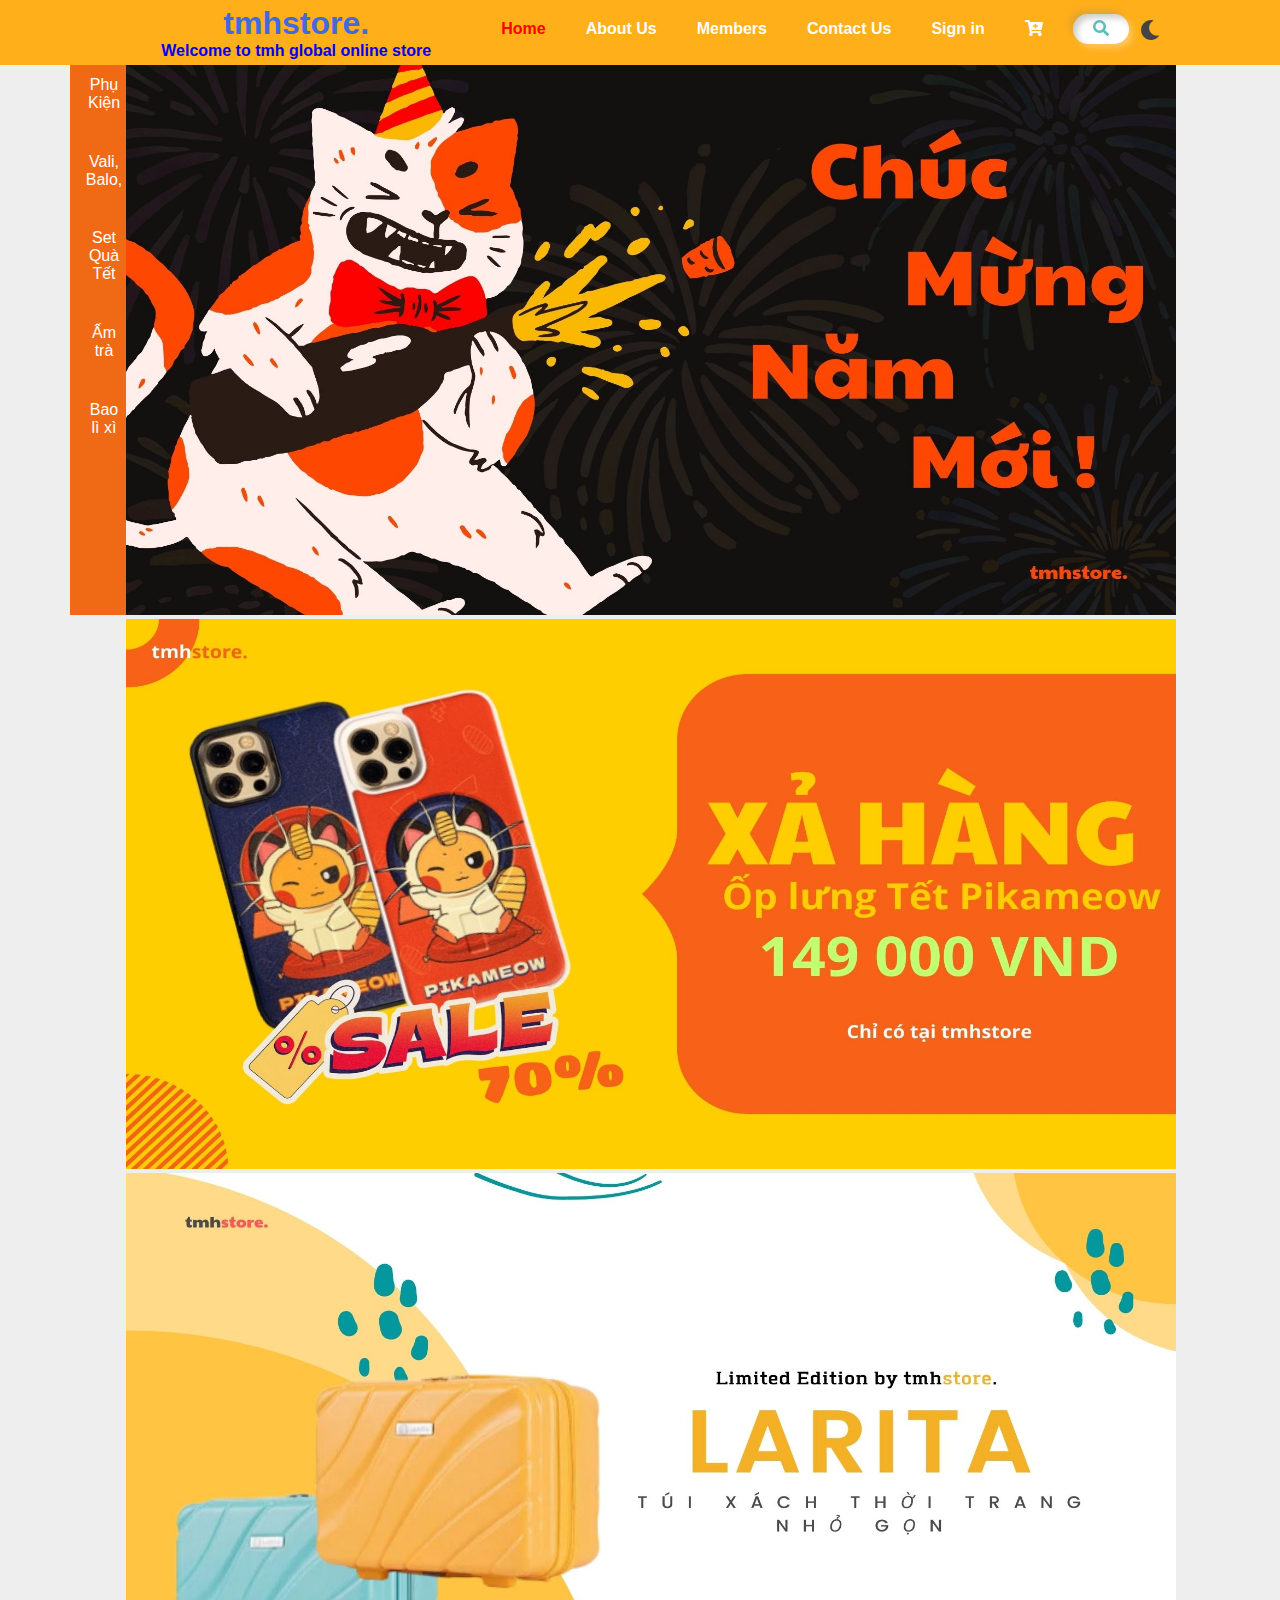
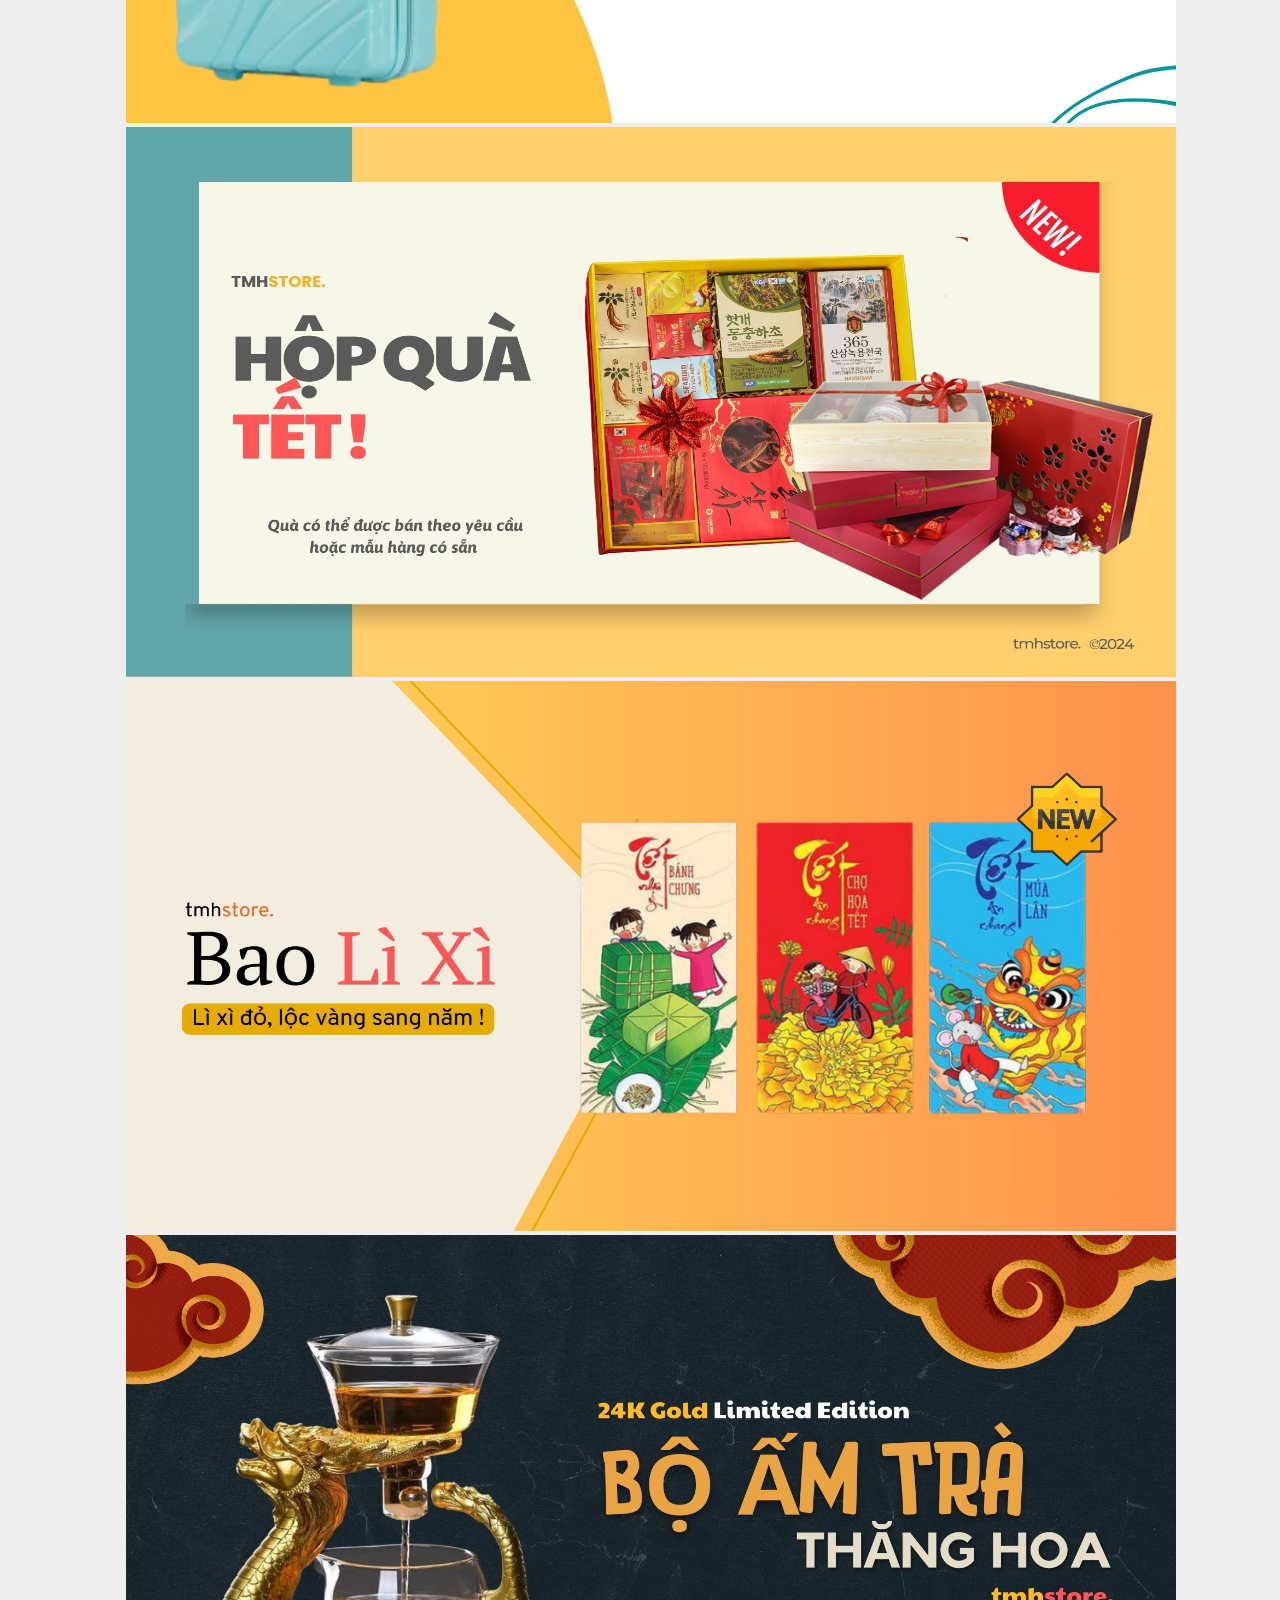
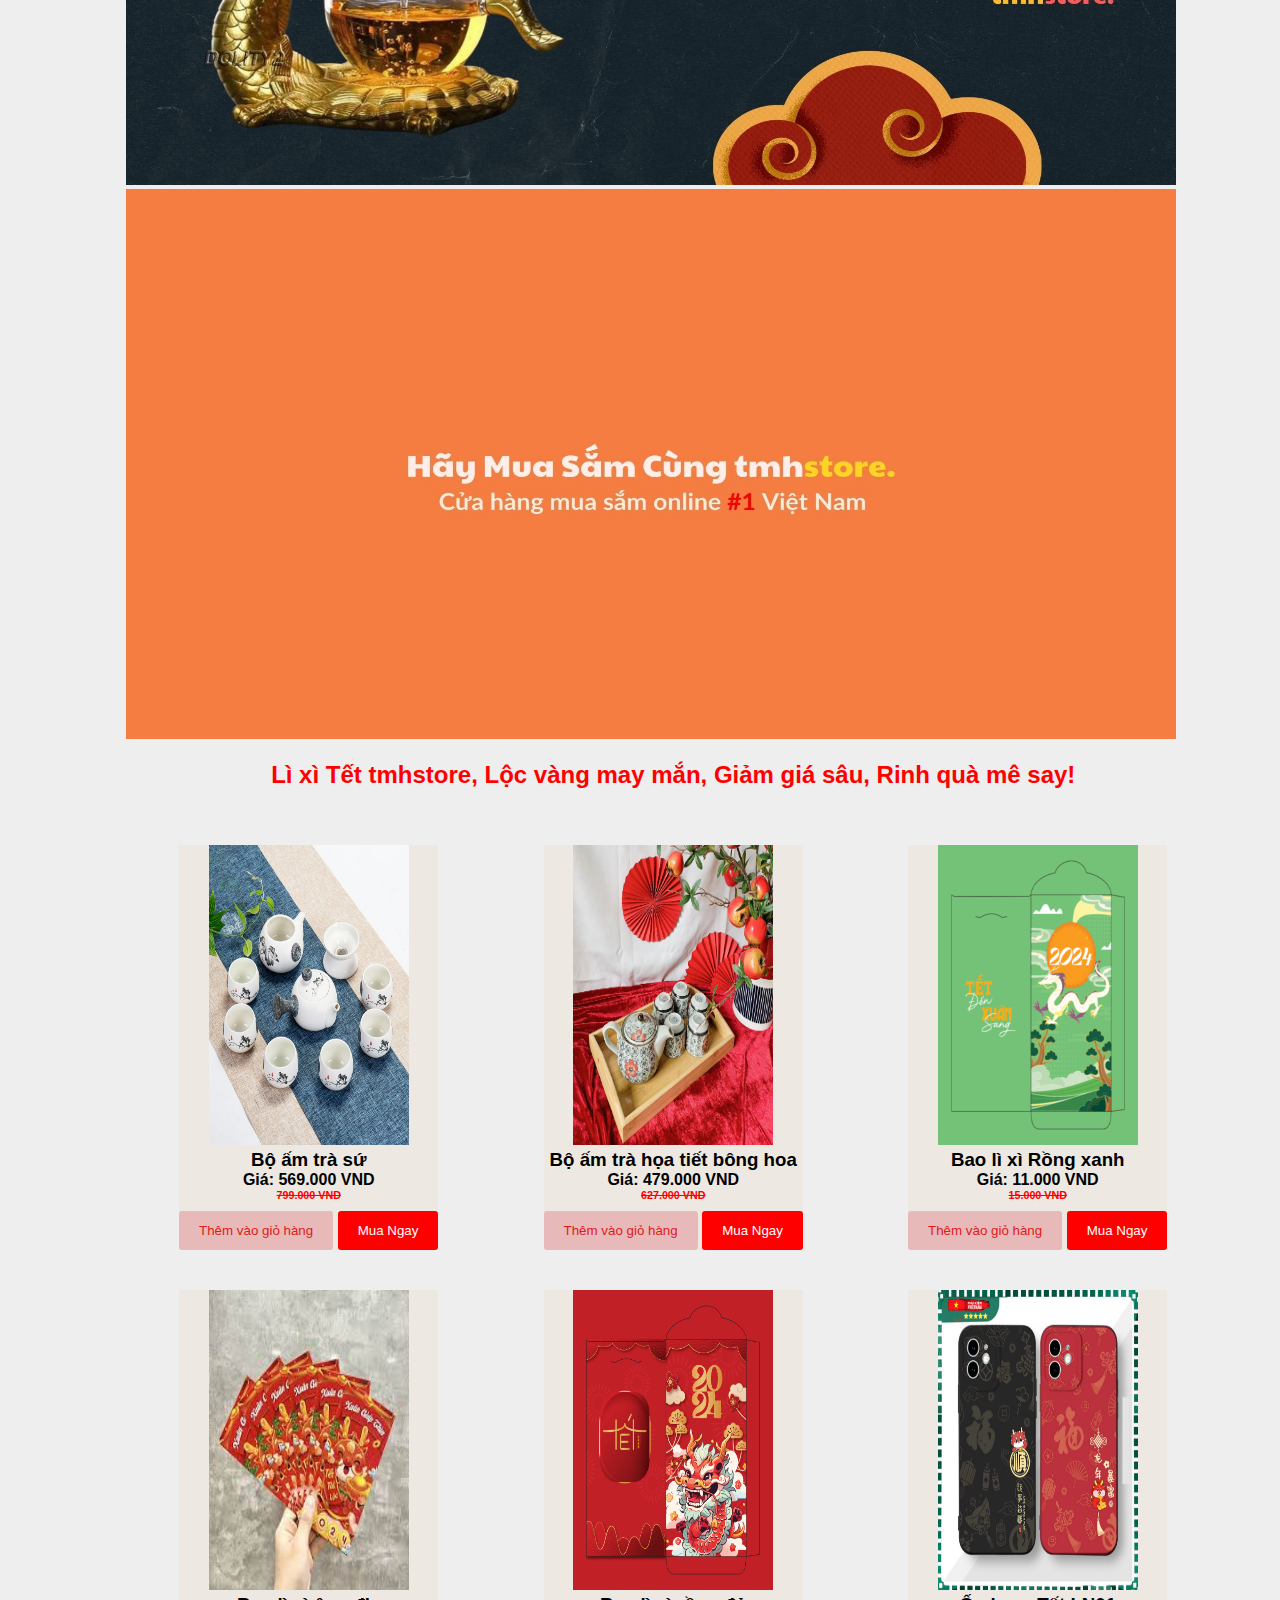
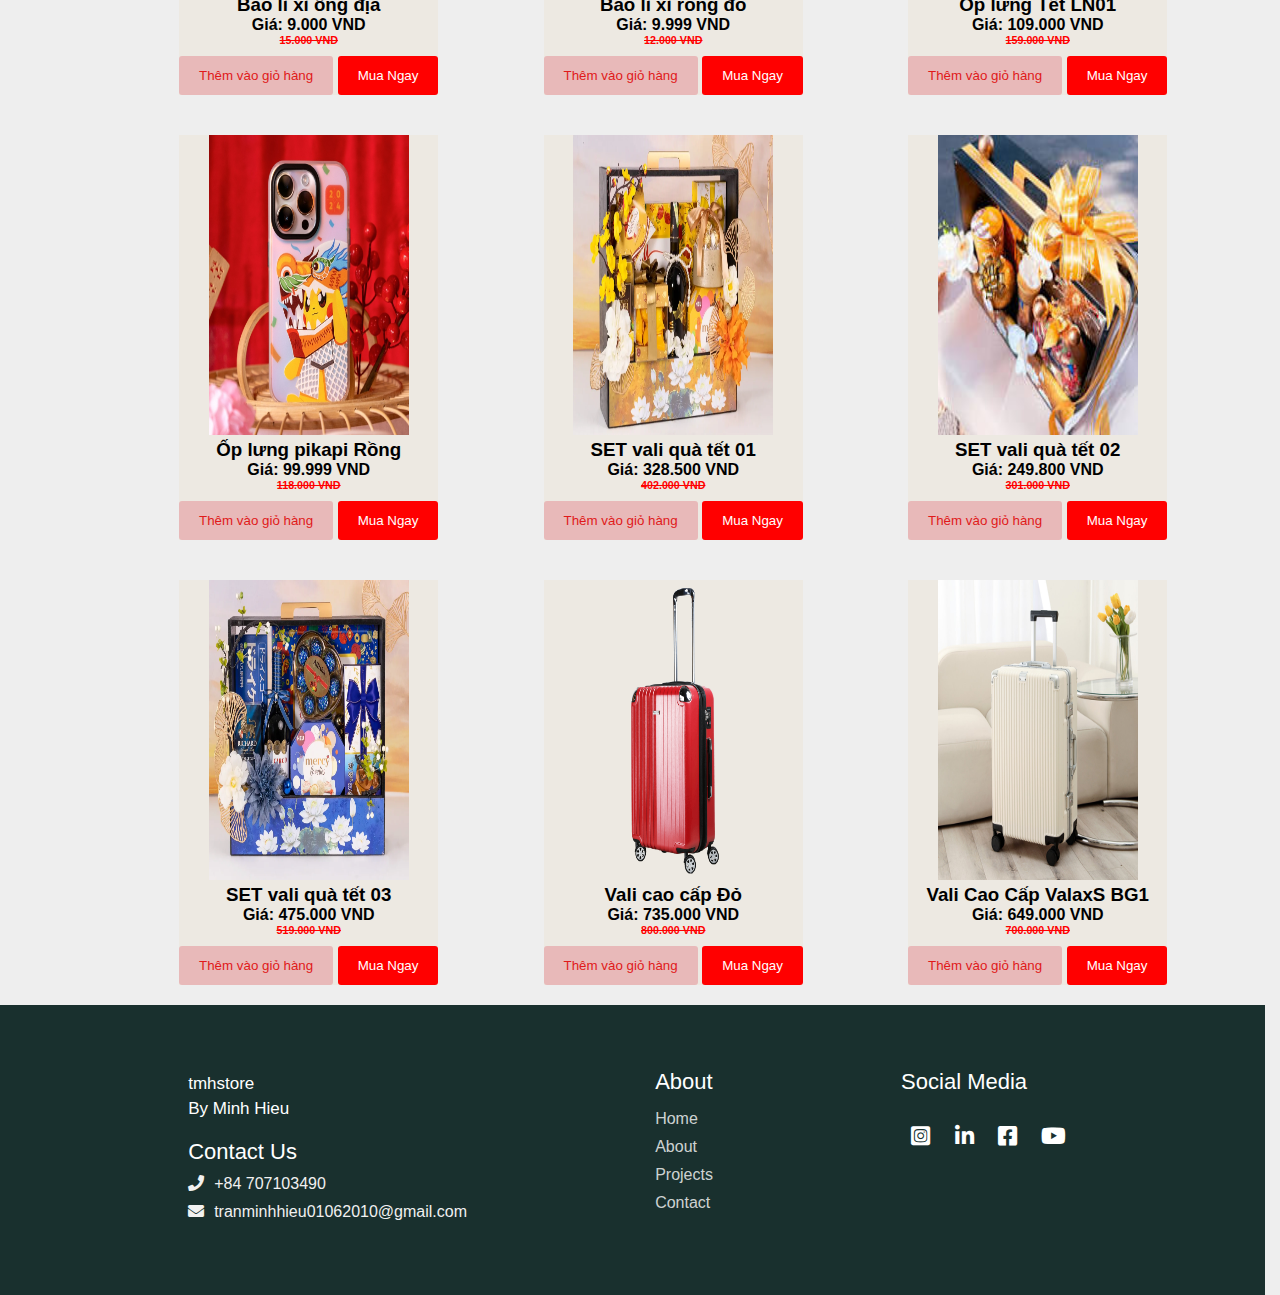
<file: index.html>
<!DOCTYPE html>
<html lang="en">

<head>
    <meta charset="UTF-8">
    <meta name="viewport" content="width=device-width, initial-scale=1.0">
    <title>tmhstore.</title>
    <script src="https://www.w3schools.com/lib/w3.js"></script>
    <link rel="stylesheet" href="./home.css">
    <link rel="stylesheet" href="https://cdnjs.cloudflare.com/ajax/libs/font-awesome/5.15.4/css/all.min.css" />
    <script type="text/javascript" src="http://webquangnam.com/jsShare/hoa-dao-roi.js"></script>
    <link rel="stylesheet" href="https://fonts.googleapis.com/icon?family=Material+Icons">
    <link rel="stylesheet"
        href="https://fonts.googleapis.com/css2?family=Material+Symbols+Outlined:opsz,wght,FILL,GRAD@24,400,0,0" />
    <link rel="stylesheet" href="https://cdnjs.cloudflare.com/ajax/libs/font-awesome/5.15.4/css/all.min.css" />

</head>

<body>


    <div class="nav">
        <div class="title">
            <a href="home.html">
                <h1>tmhstore.</h1>
                <h4>Welcome to tmh global online store<h4>
            </a>


        </div>
        <b> <a href="#" class="nav-item active">Home</a> </b>
        <b> <a href="https://tabout.weebly.com" class="nav-item">About Us</a> </b>
        <b> <a href="#" class="nav-item">Members</a> </b>
        <b> <a href="#" class="nav-item">Contact Us</a></b>
        <b> <a href="./backup1/signin.html" class="nav-item">Sign in
            </a></b>
        <b> <a href="./product/product.html" class="nav-item"><i class="fas fa-cart-plus"></i>   </a></b>
        <svg id="dark-mode-toggle" title="Swith On/Off Dark Mode" viewBox="0 0 512 512" width="20" title="moon">
            <path
                d="M283.211 512c78.962 0 151.079-35.925 198.857-94.792 7.068-8.708-.639-21.43-11.562-19.35-124.203 23.654-238.262-71.576-238.262-196.954 0-72.222 38.662-138.635 101.498-174.394 9.686-5.512 7.25-20.197-3.756-22.23A258.156 258.156 0 0 0 283.211 0c-141.309 0-256 114.511-256 256 0 141.309 114.511 256 256 256z" />
        </svg>


        <div class="search-container">
            <input type="text" name="search" placeholder="Search..." class="search-input">
            <a href="#" class="search-btn">


                <i class="fas fa-search"></i>
            </a>
        </div>
    </div>
    <b> <a href="#" class="nav-item"><i class="fa-solid fa-cart-shopping"></i></a></b>
    </div>


    <div class="content">
        <div class="menu1">
            <a href="./home.html" class="menu-item">Phụ Kiện</a> <br>
            <a href="./vali.html" class="menu-item">Vali, Balo, </a>
            <br>
            <a href="./quatet.html" class="menu-item">Set Quà Tết</a>
            <br>
            <a href="./amtra.html" class="menu-item">Ấm trà</a> <br>
            <a href="./baolixi.html" class="menu-item">Bao lì xì</a>
            <br>
        </div>
        <div class="slideshow">
            <img class="slides" src="./image/1.jpg" alt>
            <img class="slides" src="./image/2.jpg" alt>
            <img class="slides" src="./image/3.jpg" alt>
            <img class="slides" src="./image/4.jpg" alt>
            <img class="slides" src="./image/5.jpg" alt>
            <img class="slides" src="./image/6.jpg" alt>
            <img class="slides" src="./image/7.jpg" alt>
            <script>
                w3.slideshow(".slides", 2000);
            </script>
            <br> <br>
            <h2 class="title-home">Lì xì Tết tmhstore, Lộc vàng may mắn, Giảm giá sâu, Rinh
                quà mê say!</h2>
            <br>
            <br>
            <div class="product">
                <div class="ctn1">
                    <img class="img1" src="./SP-img/amtra1.webp" alt="?????">
                    <h3>Bộ ấm trà sứ</h3>
                    <h4>Giá: 569.000 VND</h4>
                    <del>
                        <h6>799.000 VND</h6>
                    </del>
                    <button class="mn">Thêm vào giỏ hàng</button>
                    <button class="mn1">Mua Ngay</button>
                </div>
                <div class="ctn1">
                    <img class="img1" src="./SP-img/amtra2.jpg" alt="?????">
                    <h3>Bộ ấm trà họa tiết bông hoa</h3>
                    <h4>Giá: 479.000 VND</h4>
                    <del>
                        <h6>627.000 VND</h6>
                    </del>
                    <button class="mn">Thêm vào giỏ hàng</button>
                    <button class="mn1">Mua Ngay</button>
                </div>

                <div class="ctn1">
                    <img class="img1" src="./SP-img/lixi.png" alt="?????">
                    <h3>Bao lì xì Rồng xanh</h3>
                    <h4>Giá: 11.000 VND</h4>
                    <del>
                        <h6>15.000 VND</h6>
                    </del>
                    <button class="mn">Thêm vào giỏ hàng</button>
                    <button class="mn1">Mua Ngay</button>
                </div>

                <div class="ctn1">
                    <img class="img1" src="./SP-img/lixi1.jpg" alt="?????">
                    <h3>Bao lì xì ông địa</h3>
                    <h4>Giá: 9.000 VND</h4>
                    <del>
                        <h6>15.000 VND</h6>
                    </del>
                    <button class="mn">Thêm vào giỏ hàng</button>
                    <button class="mn1">Mua Ngay</button>
                </div>
                <div class="ctn1">
                    <img class="img1" src="./SP-img/lixi2.png" alt="?????">
                    <h3>Bao lì xì rồng đỏ</h3>
                    <h4>Giá: 9.999 VND</h4>
                    <del>
                        <h6>12.000 VND</h6>
                    </del>
                    <button class="mn">Thêm vào giỏ hàng</button>
                    <button class="mn1">Mua Ngay</button>
                </div>
                <div class="ctn1">
                    <a class="SP2" href="./product/product2.html"><img class="img1" src="./SP-img/op_lungg.jpg"
                            alt="?????">
                        <h3>Ốp lưng Tết LN01</h3>
                        <h4>Giá: 109.000 VND</h4>
                        <del>
                            <h6>159.000 VND</h6>
                        </del>
                        <button class="mn">Thêm vào giỏ hàng</button>
                        <button class="mn1">Mua Ngay</button>
                </div></a>
                <div class="ctn1">
                    <img class="img1" src="./SP-img/oplung2.jpg" alt="?????">
                    <h3>Ốp lưng pikapi Rồng</h3>
                    <h4>Giá: 99.999 VND</h4>
                    <del>
                        <h6>118.000 VND</h6>
                    </del>
                    <button class="mn">Thêm vào giỏ hàng</button>
                    <button class="mn1">Mua Ngay</button>
                </div>
                <div class="ctn1">
                    <img class="img1" src="./SP-img/quatet.webp" alt="?????">
                    <h3>SET vali quà tết 01</h3>
                    <h4>Giá: 328.500 VND</h4>
                    <del>
                        <h6>402.000 VND</h6>
                    </del>
                    <button class="mn">Thêm vào giỏ hàng</button>
                    <button class="mn1">Mua Ngay</button>
                </div>
                <div class="ctn1">
                    <img class="img1" src="./SP-img/quatet1.jpg" alt="?????">
                    <h3>SET vali quà tết 02</h3>
                    <h4>Giá: 249.800 VND</h4>
                    <del>
                        <h6>301.000 VND</h6>
                    </del>
                    <button class="mn">Thêm vào giỏ hàng</button>
                    <button class="mn1">Mua Ngay</button>
                </div>
                <div class="ctn1">
                    <img class="img1" src="./SP-img/quatet2.webp" alt="?????">
                    <h3>SET vali quà tết 03</h3>
                    <h4>Giá: 475.000 VND</h4>
                    <del>
                        <h6>519.000 VND</h6>
                    </del>
                    <button class="mn">Thêm vào giỏ hàng</button>
                    <button class="mn1">Mua Ngay</button>
                </div>
                <div class="ctn1">
                    <img class="img1" src="./SP-img/vali1.png" alt="?????">
                    <h3>Vali cao cấp Đỏ</h3>
                    <h4>Giá: 735.000 VND</h4>
                    <del>
                        <h6>800.000 VND</h6>
                    </del>
                    <button class="mn">Thêm vào giỏ hàng</button>
                    <button class="mn1">Mua Ngay</button>
                </div>
                <a class="SP1" href="./product/product.html">
                    <div class="ctn1">
                        <img class="img1" src="./SP-img/vali_vangg.jpg" alt="?????">
                        <h3>Vali Cao Cấp ValaxS BG1</h3>
                        <h4>Giá: 649.000 VND</h4>
                        <del>
                            <h6>700.000 VND</h6>
                        </del>
                        <button class="mn">Thêm vào giỏ hàng</button>
                        <button class="mn1">Mua Ngay</button>
                    </div>
                </a>
            </div>

            <button onclick="topFunction()" id="myBtn" title="Go to top"><i class="fas fa-chevron-up"></i></button>
            <!-- footer -->
            <section id="footer">
                <div class="main-footer">
                    <div class="logoinfo" data-aos="fade-up">
                        <p>tmhstore</p>
                        <p>By Minh Hieu</p>

                        <div class="contact-details">
                            <h1>Contact Us</h1>
                            <li>
                                <div class="fa fa-phone"></div><a href="tel:+919326048690">+84
                                    707103490</a>
                            </li>
                            <li>
                                <div class="fa fa-envelope"></div><a
                                    href="mailto:tranminhhieu01062010@gmail.com">tranminhhieu01062010@gmail.com</a>
                            </li>
                            </li>
                        </div>
                    </div>
                    <div class="com " data-aos="fade-up">
                        <h1>About</h1>
                        <ul>
                            <li><a href="./home.html">Home</a></li>
                            <li><a href="#">About</a></li>
                            <li><a href="#">Projects</a></li>
                            <li><a href="#">Contact</a></li>
                        </ul>
                    </div>
                    <div class="info" data-aos="fade-up">
                        <h1>Social Media</h1>
                        <div class="sociallogos">
                            <div class="logobox">
                                <i class="fab fa-instagram-square"></i>
                                <i class="fab fa-linkedin-in"></i>
                                <i class="fab fa-facebook-square"></i>
                                <i class="fab fa-youtube"></i>
                            </div>
                        </div>
                    </div>
                </div>
            </section>
        </div>

    </div>

</body>
<script src="./home.js"></script>

</html>
</file>
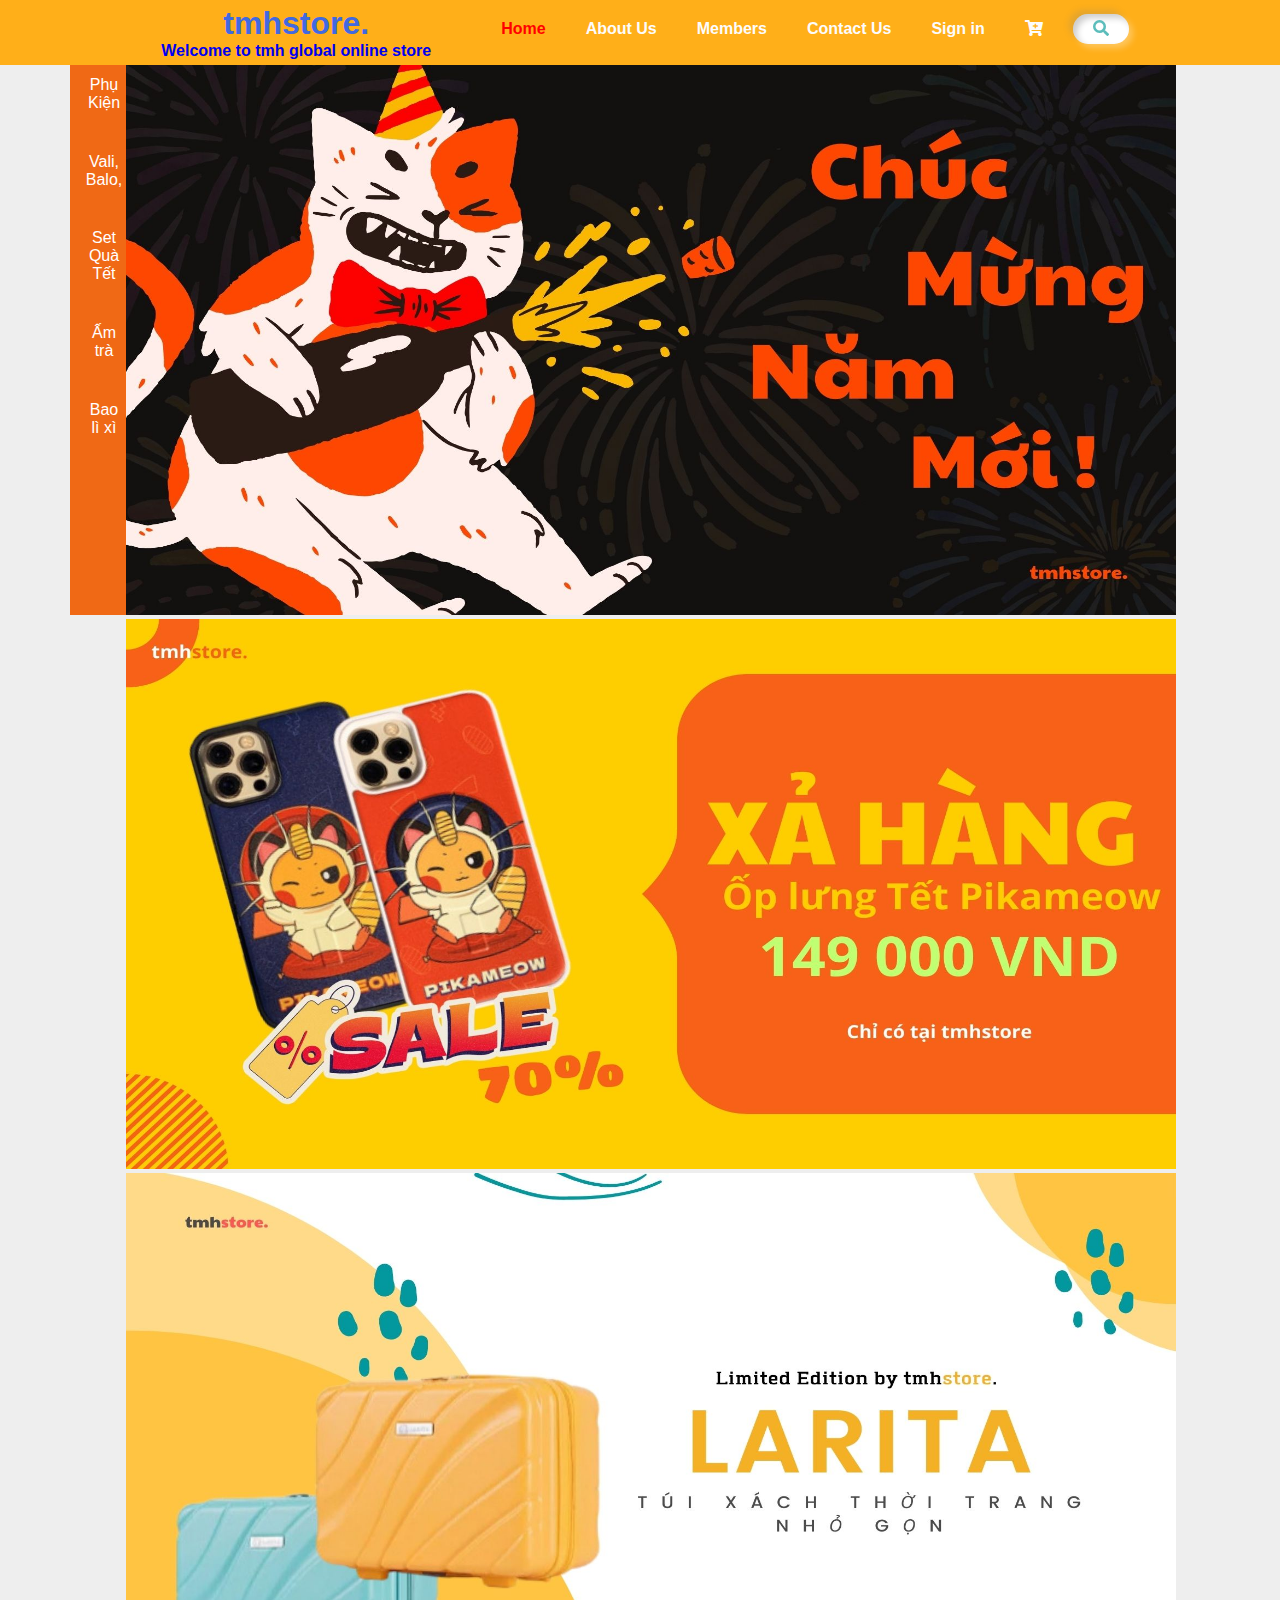
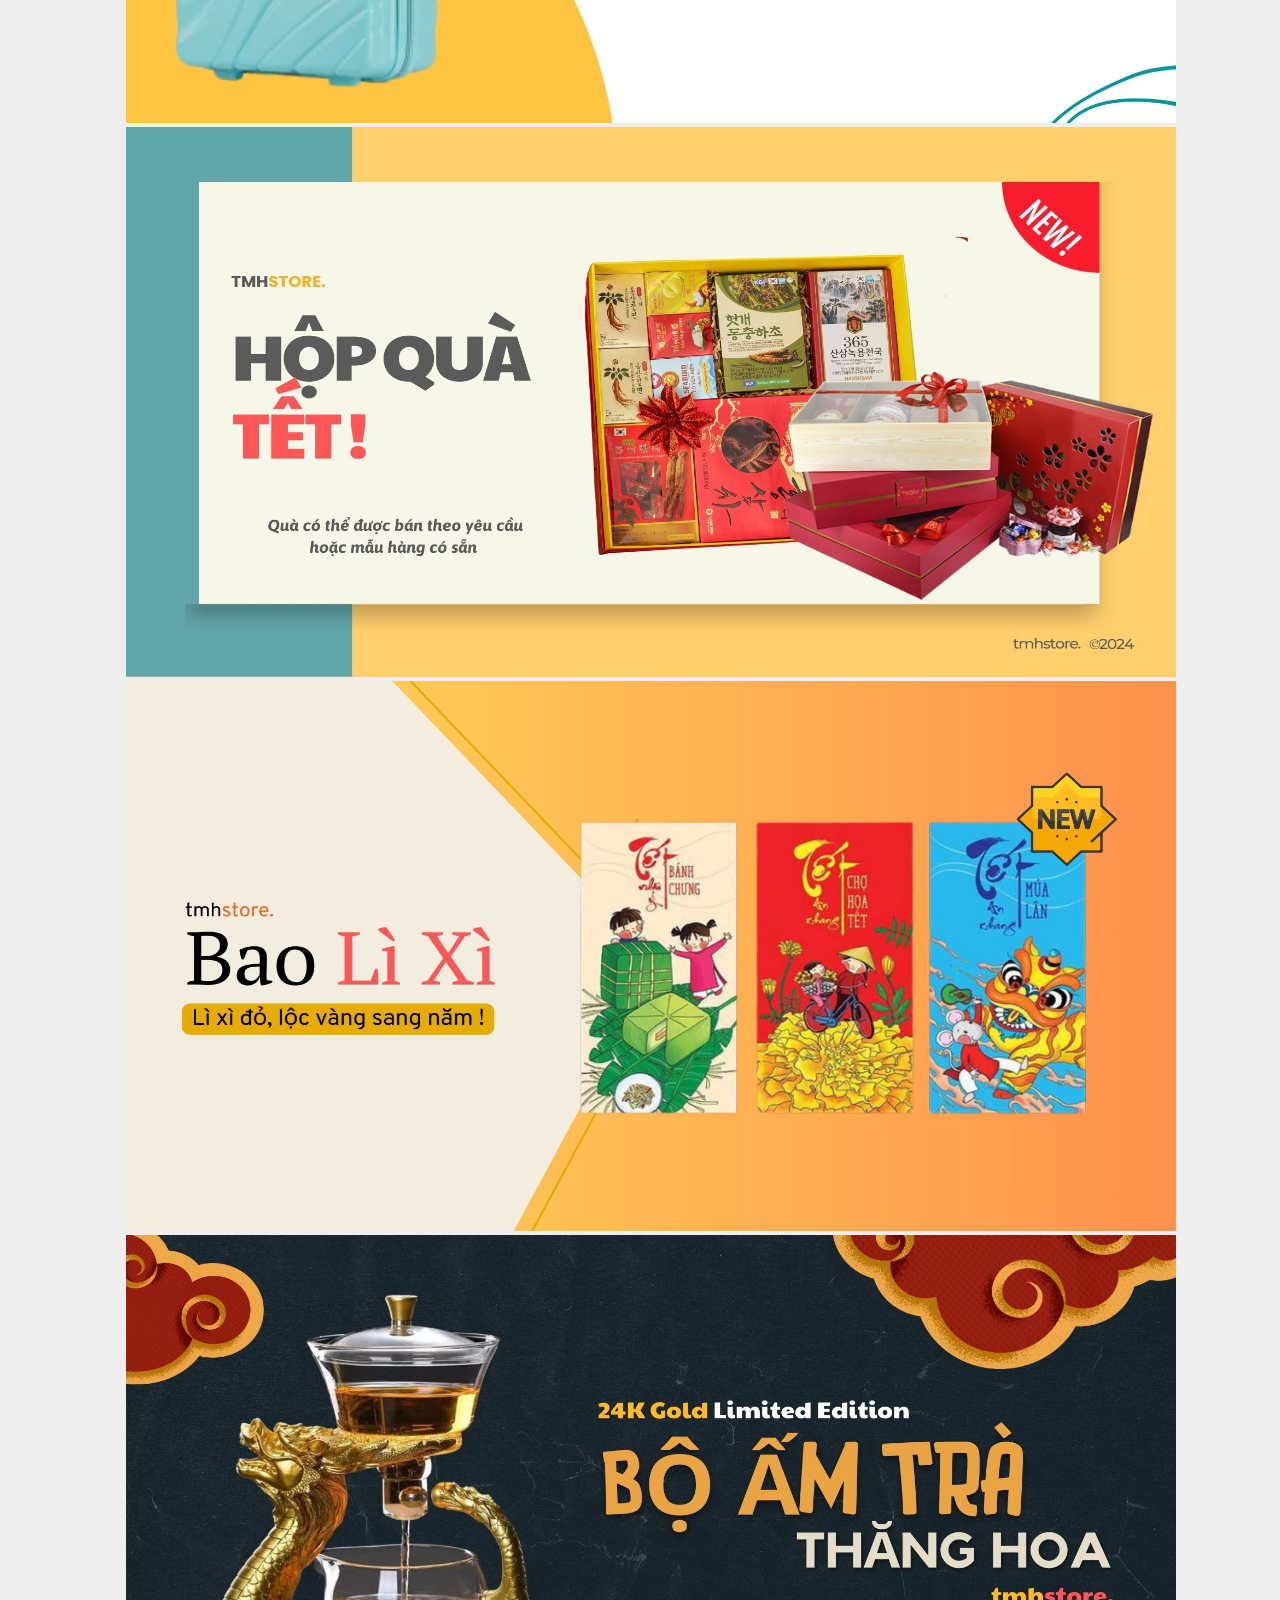
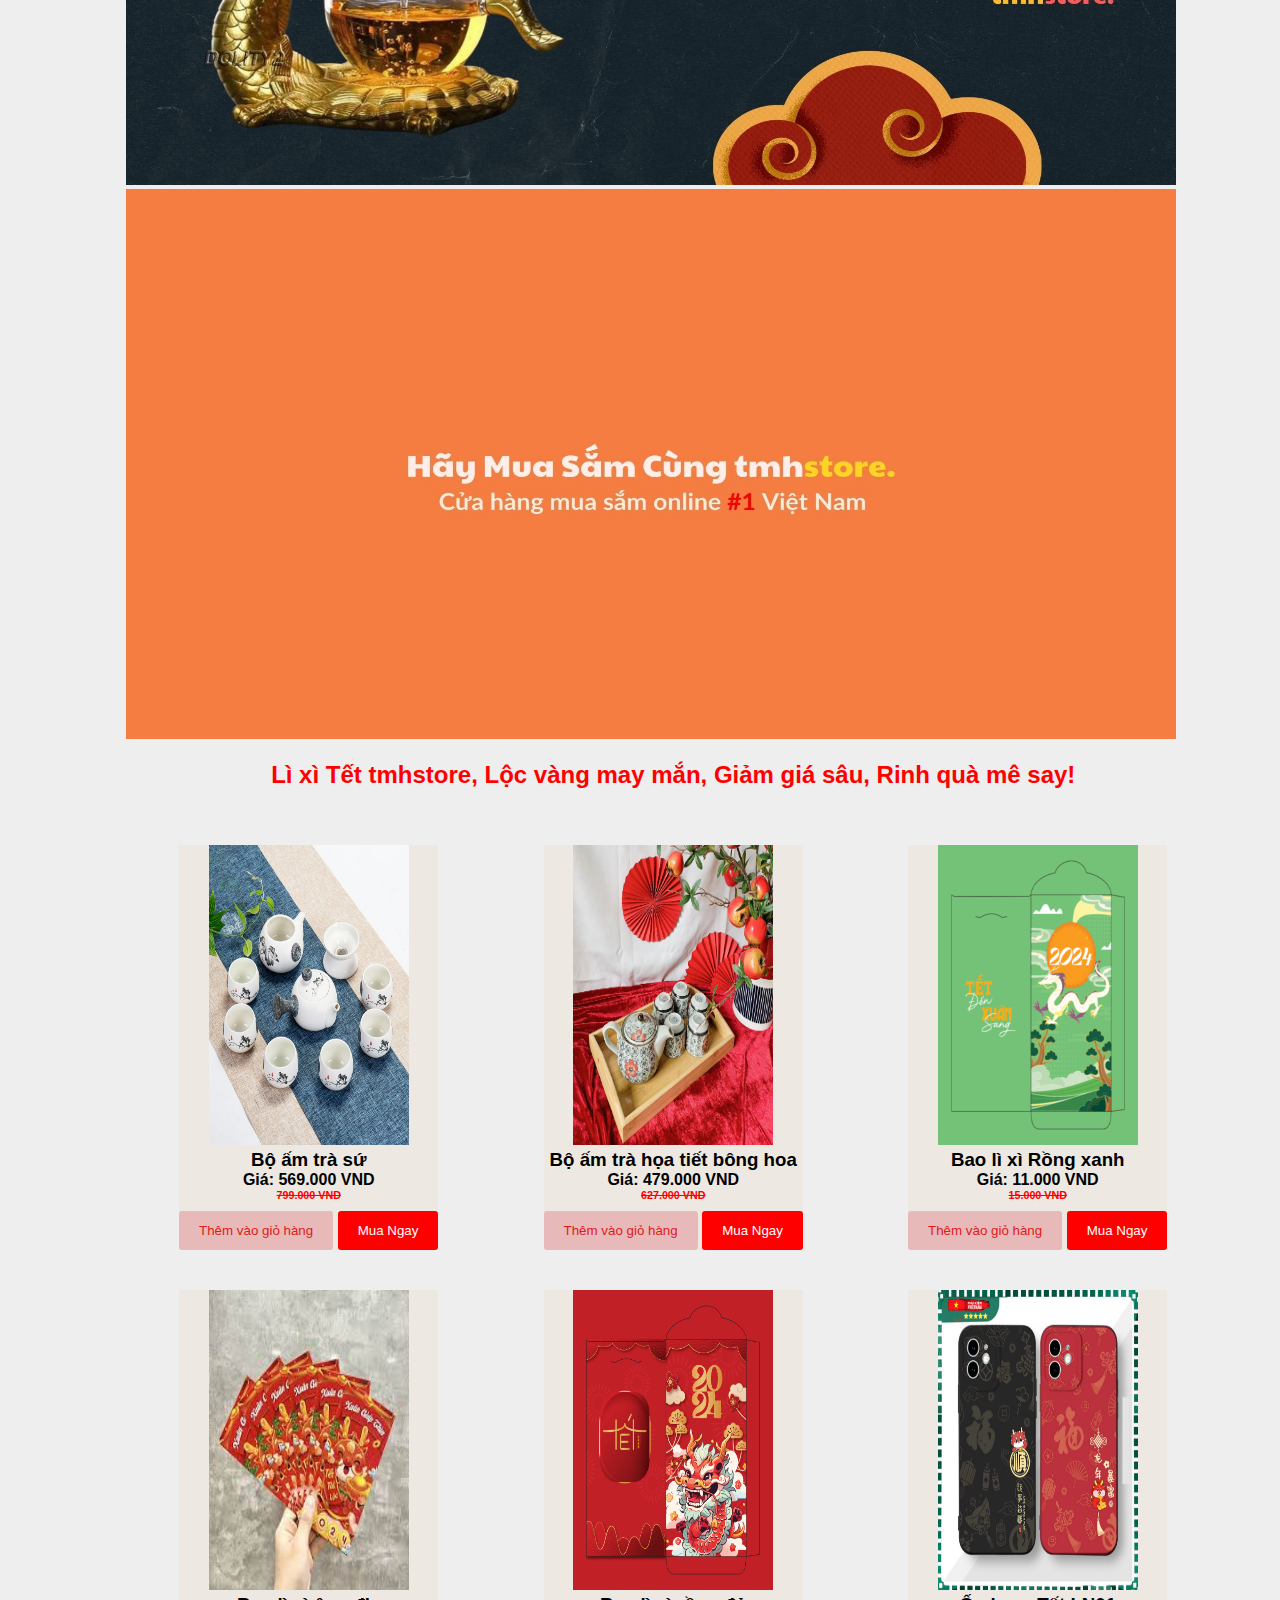
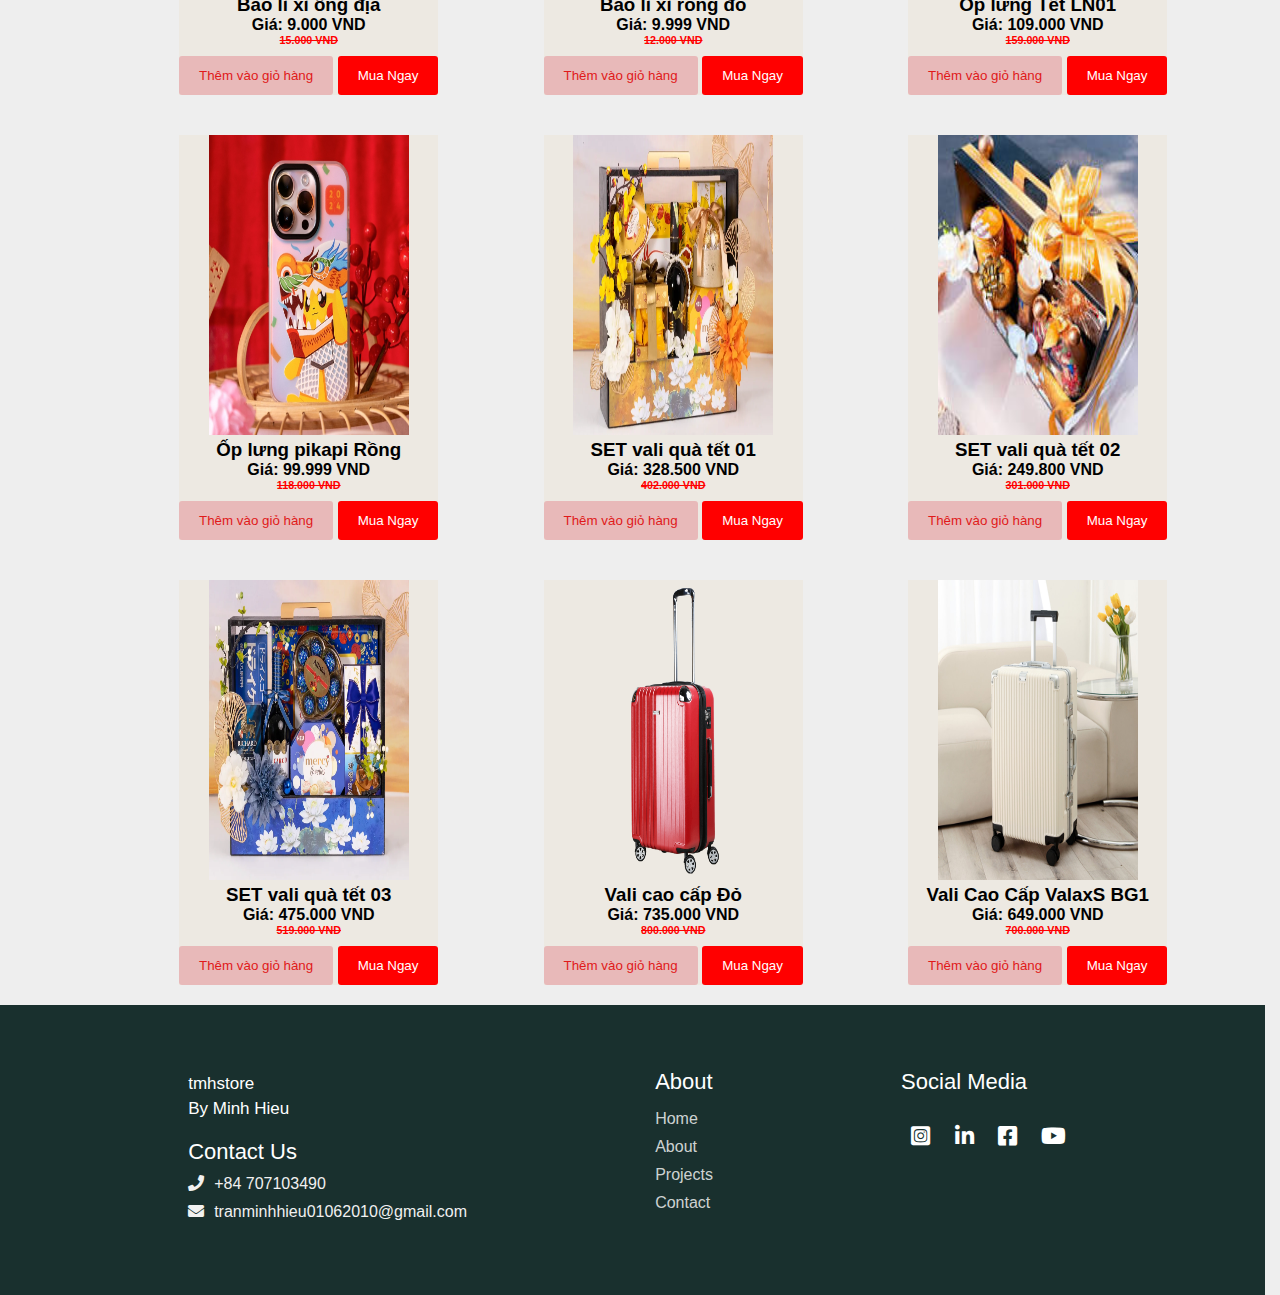
<file: home.html>
<!DOCTYPE html>
<html lang="en">

<head>
    <meta charset="UTF-8">
    <meta name="viewport" content="width=device-width, initial-scale=1.0">
    <title>tmhstore.</title>
    <script src="https://www.w3schools.com/lib/w3.js"></script>
    <link rel="stylesheet" href="./home.css">
    <link rel="stylesheet" href="https://cdnjs.cloudflare.com/ajax/libs/font-awesome/5.15.4/css/all.min.css" />
    <script type="text/javascript" src="http://webquangnam.com/jsShare/hoa-dao-roi.js"></script>
    <link rel="stylesheet" href="https://fonts.googleapis.com/icon?family=Material+Icons">
    <link rel="stylesheet"
        href="https://fonts.googleapis.com/css2?family=Material+Symbols+Outlined:opsz,wght,FILL,GRAD@24,400,0,0" />
    <link rel="stylesheet" href="https://cdnjs.cloudflare.com/ajax/libs/font-awesome/5.15.4/css/all.min.css" />

</head>

<body>


    <div class="nav">
        <div class="title">
            <a href="home.html">
                <h1>tmhstore.</h1>
                <h4>Welcome to tmh global online store<h4>
            </a>


        </div>
        <b> <a href="#" class="nav-item active">Home</a> </b>
        <b> <a href="https://tabout.weebly.com" class="nav-item">About Us</a> </b>
        <b> <a href="#" class="nav-item">Members</a> </b>
        <b> <a href="#" class="nav-item">Contact Us</a></b>
        <b> <a href="./backup1/signin.html" class="nav-item">Sign in
            </a></b>
        <b> <a href="./product/product.html" class="nav-item"><i class="fas fa-cart-plus"></i>   </a></b>
        <svg class="nav-item" id="dark-mode-toggle" title="Swith On/Off Dark Mode" viewBox="0 0 512 512" width="20" title="moon">
            <path
                d="M283.211 512c78.962 0 151.079-35.925 198.857-94.792 7.068-8.708-.639-21.43-11.562-19.35-124.203 23.654-238.262-71.576-238.262-196.954 0-72.222 38.662-138.635 101.498-174.394 9.686-5.512 7.25-20.197-3.756-22.23A258.156 258.156 0 0 0 283.211 0c-141.309 0-256 114.511-256 256 0 141.309 114.511 256 256 256z" />

        </svg>


        <div class="search-container">
            <input type="text" name="search" placeholder="Search..." class="search-input">
            <a href="#" class="search-btn">


                <i class="fas fa-search"></i>
            </a>
        </div>
    </div>
    <b> <a href="#" class="nav-item"><i class="fa-solid fa-cart-shopping"></i></a></b>
    </div>


    <div class="content">
        <div class="menu1">
            <a href="./home.html" class="menu-item">Phụ Kiện</a> <br>
            <a href="./vali.html" class="menu-item">Vali, Balo, </a>
            <br>
            <a href="./quatet.html" class="menu-item">Set Quà Tết</a>
            <br>
            <a href="./amtra.html" class="menu-item">Ấm trà</a> <br>
            <a href="./baolixi.html" class="menu-item">Bao lì xì</a>
            <br>
        </div>
        <div class="slideshow">
            <img class="slides" src="./image/1.jpg" alt>
            <img class="slides" src="./image/2.jpg" alt>
            <img class="slides" src="./image/3.jpg" alt>
            <img class="slides" src="./image/4.jpg" alt>
            <img class="slides" src="./image/5.jpg" alt>
            <img class="slides" src="./image/6.jpg" alt>
            <img class="slides" src="./image/7.jpg" alt>
            <script>
                w3.slideshow(".slides", 2000);
            </script>
            <br> <br>
            <h2 class="title-home">Lì xì Tết tmhstore, Lộc vàng may mắn, Giảm giá sâu, Rinh
                quà mê say!</h2>
            <br>
            <br>
            <div class="product">
                <div class="ctn1">
                    <img class="img1" src="./SP-img/amtra1.webp" alt="?????">
                    <h3>Bộ ấm trà sứ</h3>
                    <h4>Giá: 569.000 VND</h4>
                    <del>
                        <h6>799.000 VND</h6>
                    </del>
                    <button class="mn">Thêm vào giỏ hàng</button>
                    <button class="mn1">Mua Ngay</button>
                </div>
                <div class="ctn1">
                    <img class="img1" src="./SP-img/amtra2.jpg" alt="?????">
                    <h3>Bộ ấm trà họa tiết bông hoa</h3>
                    <h4>Giá: 479.000 VND</h4>
                    <del>
                        <h6>627.000 VND</h6>
                    </del>
                    <button class="mn">Thêm vào giỏ hàng</button>
                    <button class="mn1">Mua Ngay</button>
                </div>

                <div class="ctn1">
                    <img class="img1" src="./SP-img/lixi.png" alt="?????">
                    <h3>Bao lì xì Rồng xanh</h3>
                    <h4>Giá: 11.000 VND</h4>
                    <del>
                        <h6>15.000 VND</h6>
                    </del>
                    <button class="mn">Thêm vào giỏ hàng</button>
                    <button class="mn1">Mua Ngay</button>
                </div>

                <div class="ctn1">
                    <img class="img1" src="./SP-img/lixi1.jpg" alt="?????">
                    <h3>Bao lì xì ông địa</h3>
                    <h4>Giá: 9.000 VND</h4>
                    <del>
                        <h6>15.000 VND</h6>
                    </del>
                    <button class="mn">Thêm vào giỏ hàng</button>
                    <button class="mn1">Mua Ngay</button>
                </div>
                <div class="ctn1">
                    <img class="img1" src="./SP-img/lixi2.png" alt="?????">
                    <h3>Bao lì xì rồng đỏ</h3>
                    <h4>Giá: 9.999 VND</h4>
                    <del>
                        <h6>12.000 VND</h6>
                    </del>
                    <button class="mn">Thêm vào giỏ hàng</button>
                    <button class="mn1">Mua Ngay</button>
                </div>
                <div class="ctn1">
                    <a class="SP2" href="./product/product2.html"><img class="img1" src="./SP-img/op_lungg.jpg"
                            alt="?????">
                        <h3>Ốp lưng Tết LN01</h3>
                        <h4>Giá: 109.000 VND</h4>
                        <del>
                            <h6>159.000 VND</h6>
                        </del>
                        <button class="mn">Thêm vào giỏ hàng</button>
                        <button class="mn1">Mua Ngay</button>
                </div></a>
                <div class="ctn1">
                    <img class="img1" src="./SP-img/oplung2.jpg" alt="?????">
                    <h3>Ốp lưng pikapi Rồng</h3>
                    <h4>Giá: 99.999 VND</h4>
                    <del>
                        <h6>118.000 VND</h6>
                    </del>
                    <button class="mn">Thêm vào giỏ hàng</button>
                    <button class="mn1">Mua Ngay</button>
                </div>
                <div class="ctn1">
                    <img class="img1" src="./SP-img/quatet.webp" alt="?????">
                    <h3>SET vali quà tết 01</h3>
                    <h4>Giá: 328.500 VND</h4>
                    <del>
                        <h6>402.000 VND</h6>
                    </del>
                    <button class="mn">Thêm vào giỏ hàng</button>
                    <button class="mn1">Mua Ngay</button>
                </div>
                <div class="ctn1">
                    <img class="img1" src="./SP-img/quatet1.jpg" alt="?????">
                    <h3>SET vali quà tết 02</h3>
                    <h4>Giá: 249.800 VND</h4>
                    <del>
                        <h6>301.000 VND</h6>
                    </del>
                    <button class="mn">Thêm vào giỏ hàng</button>
                    <button class="mn1">Mua Ngay</button>
                </div>
                <div class="ctn1">
                    <img class="img1" src="./SP-img/quatet2.webp" alt="?????">
                    <h3>SET vali quà tết 03</h3>
                    <h4>Giá: 475.000 VND</h4>
                    <del>
                        <h6>519.000 VND</h6>
                    </del>
                    <button class="mn">Thêm vào giỏ hàng</button>
                    <button class="mn1">Mua Ngay</button>
                </div>
                <div class="ctn1">
                    <img class="img1" src="./SP-img/vali1.png" alt="?????">
                    <h3>Vali cao cấp Đỏ</h3>
                    <h4>Giá: 735.000 VND</h4>
                    <del>
                        <h6>800.000 VND</h6>
                    </del>
                    <button class="mn">Thêm vào giỏ hàng</button>
                    <button class="mn1">Mua Ngay</button>
                </div>
                <a class="SP1" href="./product/product.html">
                    <div class="ctn1">
                        <img class="img1" src="./SP-img/vali_vangg.jpg" alt="?????">
                        <h3>Vali Cao Cấp ValaxS BG1</h3>
                        <h4>Giá: 649.000 VND</h4>
                        <del>
                            <h6>700.000 VND</h6>
                        </del>
                        <button class="mn">Thêm vào giỏ hàng</button>
                        <button class="mn1">Mua Ngay</button>
                    </div>
                </a>
            </div>

            <button onclick="topFunction()" id="myBtn" title="Go to top"><i class="fas fa-chevron-up"></i></button>
            <!-- footer -->
            <section id="footer">
                <div class="main-footer">
                    <div class="logoinfo" data-aos="fade-up">
                        <p>tmhstore</p>
                        <p>By Minh Hieu</p>

                        <div class="contact-details">
                            <h1>Contact Us</h1>
                            <li>
                                <div class="fa fa-phone"></div><a href="tel:+919326048690">+84
                                    707103490</a>
                            </li>
                            <li>
                                <div class="fa fa-envelope"></div><a
                                    href="mailto:tranminhhieu01062010@gmail.com">tranminhhieu01062010@gmail.com</a>
                            </li>
                            </li>
                        </div>
                    </div>
                    <div class="com " data-aos="fade-up">
                        <h1>About</h1>
                        <ul>
                            <li><a href="./home.html">Home</a></li>
                            <li><a href="#">About</a></li>
                            <li><a href="#">Projects</a></li>
                            <li><a href="#">Contact</a></li>
                        </ul>
                    </div>
                    <div class="info" data-aos="fade-up">
                        <h1>Social Media</h1>
                        <div class="sociallogos">
                            <div class="logobox">
                                <i class="fab fa-instagram-square"></i>
                                <i class="fab fa-linkedin-in"></i>
                                <i class="fab fa-facebook-square"></i>
                                <i class="fab fa-youtube"></i>
                            </div>
                        </div>
                    </div>
                </div>
            </section>
        </div>

    </div>

</body>
<script src="./home.js"></script>

</html>
</file>
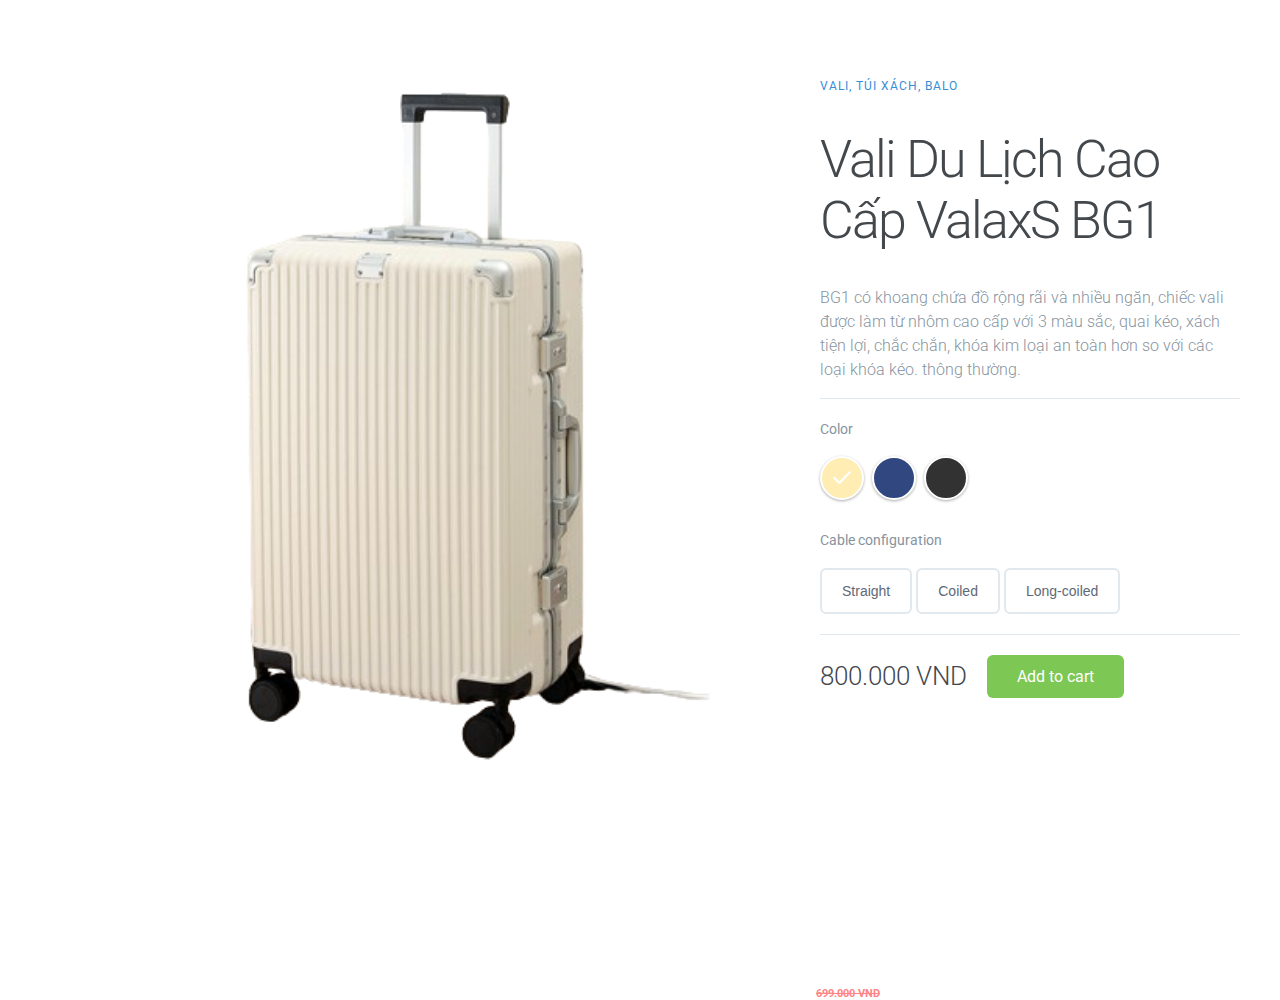
<file: product/product.html>
<!DOCTYPE html>
<html>
  <head><title>vali</title>
    <meta http-equiv="Content-Type" content="text/html; charset=utf-8" />
    <meta name="viewport" content="width=device-width,initial-scale=1" />
    <link rel="stylesheet" type="text/css" href="./product.css" media="all" />
    <link href='http://fonts.googleapis.com/css?family=Roboto:400,700,500'
      rel='stylesheet' type='text/css'>
    <link rel='stylesheet prefetch'
      href='//maxcdn.bootstrapcdn.com/font-awesome/4.2.0/css/font-awesome.min.css'>
    <link rel="icon"
      href="http://www.thuthuatweb.net/wp-content/themes/HostingSite/favicon.ico"
      type="image/x-ico" />
  </head>
  <body>

    <main class="container">

      <!-- Left Column / Headphones Image -->
      <div class="left-column">
        <img data-image="black" src="./images/vali_den.png" alt>
        <img data-image="blue" src="./images/vali_xanh.png" alt>
        <img data-image="red" class="active" src="./images/vali_vang.png" alt>
      </div>

      <!-- Right Column -->
      <div class="right-column">

        <!-- Product Description -->
        <div class="product-description">
          <span>Vali, Túi Xách, Balo</span>
          <h1>Vali Du Lịch Cao Cấp ValaxS BG1</h1>
          <p>BG1 có khoang chứa đồ rộng rãi và nhiều ngăn, chiếc vali được làm từ nhôm cao cấp với 3 màu sắc, quai kéo, xách tiện
            lợi, chắc chắn, khóa kim loại an toàn hơn so với các loại khóa kéo.
            thông thường.
          </p>
        </div>

        <!-- Product Configuration -->
        <div class="product-configuration">

          <!-- Product Color -->
          <div class="product-color">
            <span>Color</span>

            <div class="color-choose">
              <div>
                <input data-image="red" type="radio" id="red" name="color"
                  value="red" checked>
                <label for="red"><span></span></label>
              </div>
              <div>
                <input data-image="blue" type="radio" id="blue" name="color"
                  value="blue">
                <label for="blue"><span></span></label>
              </div>
              <div>
                <input data-image="black" type="radio" id="black" name="color"
                  value="black">
                <label for="black"><span></span></label>
              </div>
            </div>

          </div>

          <!-- Cable Configuration -->
          <div class="cable-config">
            <span>Cable configuration</span>

            <div class="cable-choose">
              <button>Straight</button>
              <button>Coiled</button>
              <button>Long-coiled</button>
            </div>

          </div>
        </div>

        <!-- Product Pricing -->
        <div class="product-price">
           <h6 class="prc"><del>699.000 VND</del></h6>
          <span>800.000 VND</span>
          <a href="#" class="cart-btn">Add to cart</a>
        </div>
      </div>
    </main> 



  </body>
  <script>
    src="https://cdnjs.cloudflare.com/ajax/libs/jquery/3.1.1/jquery.min.js"
    charset="utf-8"></script>

  <script type="text/javascript">
 $(document).ready(function() {

$('.color-choose input').on('click', function() {
    var headphonesColor = $(this).attr('data-image');

    $('.active').removeClass('active');
    $('.left-column img[data-image = ' + headphonesColor + ']').addClass('active');
    $(this).addClass('active');
});

});
</script>
</html>
</file>
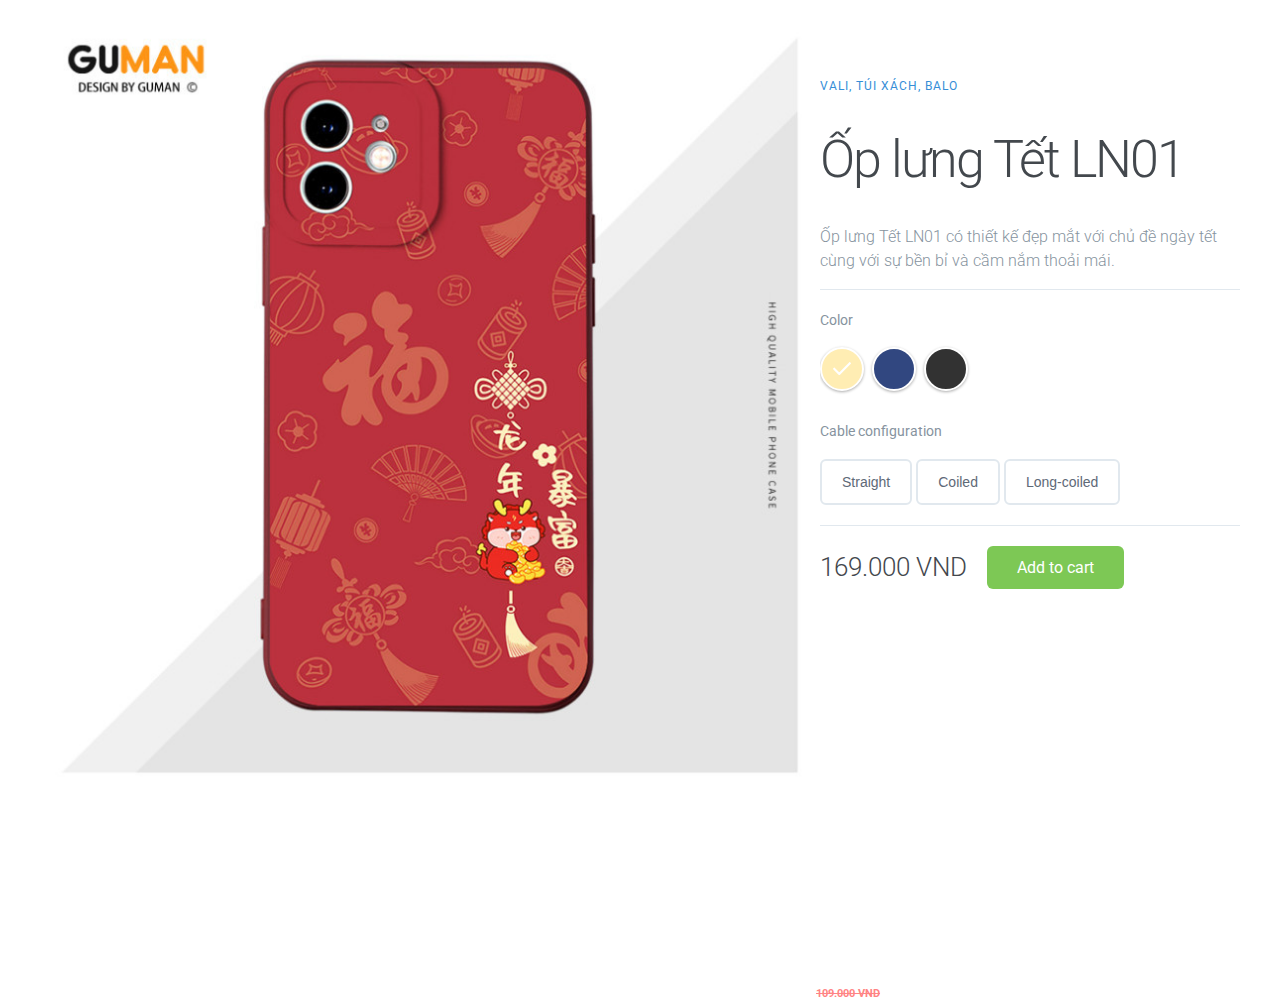
<file: product/product2.html>
<!DOCTYPE html>
<html>
  <head><title>Phụ Kiện Tết</title>
    <meta http-equiv="Content-Type" content="text/html; charset=utf-8" />
    <meta name="viewport" content="width=device-width,initial-scale=1" />
    <link rel="stylesheet" type="text/css" href="./product2.css" media="all" />
    <link href='http://fonts.googleapis.com/css?family=Roboto:400,700,500'
      rel='stylesheet' type='text/css'>
    <link rel='stylesheet prefetch'
      href='//maxcdn.bootstrapcdn.com/font-awesome/4.2.0/css/font-awesome.min.css'>
    <link rel="icon"
      href="http://www.thuthuatweb.net/wp-content/themes/HostingSite/favicon.ico"
      type="image/x-ico" />
  </head>
  <body>

    <main class="container">

      <!-- Left Column / Headphones Image -->
      <div class="left-column">
        <img class="abc" data-image="black" src="./images/op den.jpg" alt>
        <img data-image="red" class="active" src="./images/op do.jpg" alt>
      </div>

      <!-- Right Column -->
      <div class="right-column">

        <!-- Product Description -->
        <div class="product-description">
          <span>Vali, Túi Xách, Balo</span>
          <h1>Ốp lưng Tết LN01</h1>
          <p>Ốp lưng Tết LN01 có thiết kế đẹp mắt với chủ đề ngày tết cùng với sự bền bỉ và cầm nắm thoải mái.
          </p>
        </div>

        <!-- Product Configuration -->
        <div class="product-configuration">

          <!-- Product Color -->
          <div class="product-color">
            <span>Color</span>

            <div class="color-choose">
              <div>
                <input data-image="red" type="radio" id="red" name="color"
                  value="red" checked>
                <label for="red"><span></span></label>
              </div>
              <div>
                <input data-image="blue" type="radio" id="blue" name="color"
                  value="blue">
                <label for="blue"><span></span></label>
              </div>
              <div>
                <input data-image="black" type="radio" id="black" name="color"
                  value="black">
                <label for="black"><span></span></label>
              </div>
            </div>

          </div>

          <!-- Cable Configuration -->
          <div class="cable-config">
            <span>Cable configuration</span>

            <div class="cable-choose">
              <button>Straight</button>
              <button>Coiled</button>
              <button>Long-coiled</button>
            </div>

          </div>
        </div>

        <!-- Product Pricing -->
        <div class="product-price">
           <h6 class="prc"><del>109.000 VND</del></h6>
          <span>169.000 VND</span>
          <a href="#" class="cart-btn">Add to cart</a>
        </div>
      </div>
    </main> 

    <script>
      src="https://cdnjs.cloudflare.com/ajax/libs/jquery/3.1.1/jquery.min.js"
      charset="utf-8"></script>

    <script type="text/javascript">
   $(document).ready(function() {

  $('.color-choose input').on('click', function() {
      var headphonesColor = $(this).attr('data-image');

      $('.active').removeClass('active');
      $('.left-column img[data-image = ' + headphonesColor + ']').addClass('active');
      $(this).addClass('active');
  });

});
</script>

  </body>
</html>
</file>
<file: home.css>
* {
    margin: 0;
    padding: 0;
    box-sizing: border-box;
}

body {
font-family: Lato, sans-serif;
  background-color: var(--primary-bg);
  transition: all 0.5s ease-in-out;
  #dark-mode-toggle {
    position: fixed;
    top: 20px;
    right: 120px;
    cursor: pointer;
    font-size: 30px;
    fill: #444;
    scroll-behavior: smooth;
  }
}

:root {
    --primary-bg: #eee;
    --primary-fg: #222;
    --ctn1_b: rgb(237, 233, 226) ;
    --ctn1_b11: rgb(232, 185, 185); 
    --ctn1_c11: rgb(224, 26, 26) ;
    --ctn1_b22: red; 
    --ctn1_c22: white ;
  }
  .dark-mode {
    --primary-bg: #232323f2;
    --primary-fg: #fff;
    --ctn1_b: #2b2a2af2;
    --ctn1_c: rgb(255, 220, 215) ;
    --ctn1_b11: rgb(254, 229, 229); 
    --ctn1_c11: rgb(224, 26, 26) ;
    --ctn1_b22: rgb(255, 143, 57); 
    --ctn1_c22: #ffe1e1 ;
  }
  
@import url("https://fonts.googleapis.com/css?family=Lato:400,400i,700");
.content{
    padding-left: 10px;
}
.slideshow h2{
    color: red;

}

.ctn1 {
    margin: 20px 20px;
    background: rgb(237, 233, 226);
}
.ctn1 h6{
    padding-bottom: 10px;
}
.ctn1:hover{
    border: 1px solid rgb(245, 103, 103);
}


  
    .ctn1 {
        background-color: var(--ctn1_b);
        color: var(--ctn1_c);
      }

      .mn{
        background-color: var(--ctn1_b11);
        color: var(--ctn1_c11);
      }
      .mn1{
        background-color: var(--ctn1_b22);
        color: var(--ctn1_c22);
      }

.SP1{
    text-decoration: none;
    color:black;
}
.SP2{
    text-decoration: none;
    color:black;
}


.nav {
    background: rgb(255, 175, 25);
    width: 100%;
    display: flex;
    flex-wrap: wrap;
    justify-content: center;
    position: fixed;
    z-index: 1;
}
.title {
    text-align: center;
    padding-right: 50px;
    padding-top: 5px;
    padding-bottom: 5px;
}
.title a {
    text-decoration: none;
}

.slideshow {
    max-height: 550px;

}
del{
    color:red;
}
.nav-item {
    padding: 20px;
    display: block;
    text-decoration: none;
    color: rgb(252, 252, 252);
}
.nav-item.active{
    color: red;
}
.nav-item:hover {
    background: rgb(221, 234, 120);
    color: white;
}

.menu-item {
    display: flex;
    justify-content: center;
    text-align: center;
    align-items: center;
    margin-left: 20px;
    padding-top: 20%;   
    padding-right: 20%;
    padding-bottom: 20%;
    padding-left: 5%;
    border: 1cm;
    border-color: red;
    border-radius: 12%;
}

.menu1 a {
    text-decoration: none;
}

.content {
    padding-top: 25px;
    margin: 0 60px;
    /* columns: 2; */
    display: flex;

}

.menu1 {
    background-color: rgb(240, 105, 21);
    /* display: inline-block; */
    width: 300px;
}

.menu1 a {
    color: white;
}

.menu-item:hover {
    color: rgb(241, 241, 198);
    position: relative;
    right: 10px;
    background-color: #d14b11;
}

.slideshow img {
    /* padding-top: 80px; */
    /* display: flex; */
    justify-content: center;
    width: 82vw;
    height: 550px;
}

.slideshow .img1 {
    height: 300px;
    width: 200px;
}

.product {
    display: flex;
    flex-wrap: wrap;
    justify-content: space-around;
    position: relative;
    text-align: center;
    border: 5px;
}
.mn{
    border: none;
    padding: 12px 20px;
    border-radius: 3px;
}
.mn1{
    border: none;
    padding: 12px 20px;
    border-radius: 3px;
}

.mn1:hover {
    color: aliceblue;
    background-color: rgb(238, 192, 207);
}
.mn:hover {
    color: aliceblue;
    background-color: rgb(246, 155, 186);
}


/* footer */
.main-footer {
    padding: 4rem 0;
    display: flex;
    justify-content: space-evenly;
    background-color: #19302E;
    position: absolute; 
    left: 0; 
    z-index: 10;
    width: 98.8vw;
    
}

.main-footer ul {
    list-style: none;
}

.main-footer h1 {
    font-size: 22px;
    line-height: 117%;
    color: #ffffff;
    margin-bottom: 10px;
    font-weight: 500;
}

.main-footer h2 {
    color: #ffffff;
    font-weight: 500;
}

.main-footer ul li a {
    color: #ffffffcc;
    text-decoration: none;
}


.logoinfo p {
    color: #ffffff;
    font-size: 17px;
    margin-top: 5px;
}

.contact-details {
    margin-top: 20px;
}

.contact-details li {
    list-style: none;
    margin: 10px 0;
}
.nav h1{
    color: royalblue;
}
.contact-details li a {
    text-decoration: none;
    color: #f1f1f1;
}

.contact-details .fa {
    color: #f1f1f1;
    margin-right: 10px;
}

.sociallogos {
    padding: 20px 0;
}

.sociallogos .logobox i {
    padding: 0 10px;
    text-decoration: none;
    color: #ffffff;
    font-size: 22px;
    z-index: 1;
}

.com ul li {
    padding: 5px 0;
}

@media only screen and (max-width: 749px) {
    .main-footer {
        padding: 20px;
        display: grid;
        grid-template-columns: 1fr 1fr;
    }

    .info {
        padding: 20px 0;
    }
}

@media (max-width: 480px) {
    .main-footer {
        grid-template-columns: 1fr;
    }

    .sociallogos {
        padding: 20px 0;
    }

    .com {
        padding: 20px 0;
    }

}
.search-container{
    position: relative;
    top: 14px;
    left: 10px;
    background: #fff;
    height: 30px;
    border-radius: 30px;
    padding: 10px 20px;
    display: flex;
    justify-content: center;
    align-items: center;
    cursor: pointer;
    transition: 0.8s;
  box-shadow:  4px 4px 6px 0 rgba(255,255,255,.3),
              -4px -4px 6px 0 rgba(116, 125, 136, .2), 
    inset -4px -4px 6px 0 rgba(255,255,255,.2),
    inset 4px 4px 6px 0 rgba(0, 0, 0, .2);
}
.search-container:hover > .search-input{
    width: 200px;
}
.search-container .search-input{
    background: transparent;
    border: none;
    outline:none;
    width: 0px;
    font-weight: 500;
    font-size: 16px;
    transition: 0.8s;

}
.search-container .search-btn .fas{
    color: #5cbdbb;
}

@keyframes hoverShake {
  0% {transform: skew(0deg,0deg);}
  25% {transform: skew(5deg, 5deg);}
  75% {transform: skew(-5deg, -5deg);}
  100% {transform: skew(0deg,0deg);}
}

.search-container:hover{
  animation: hoverShake 0.15s linear 3;
}
#myBtn {
    display: none;
    position: fixed;
    bottom: 20px;
    right: 30px;
    z-index: 99;
    font-size: 18px;
    border: none;
    outline: none;
    background-color: red;
    color: white;
    cursor: pointer;
    padding: 15px;
    border-radius: 4px;
  }
  
  #myBtn:hover {
    background-color: #555;
  }

.title-home{
    text-align: center;
}
</file>
<file: product/product.css>
/* Basic Styling */
html, body {
  height: 100%;
  width: 100%;
  margin: 0;
  font-family: 'Roboto', sans-serif;
}

.container {
  max-width: 1200px;
  margin: 0 auto;
  padding: 15px;
  display: flex;
}

/* Columns */
.left-column {
  width: 65%;
  position: relative;
}

.right-column {
  width: 35%;
  margin-top: 60px;
}


/* Left Column */
.left-column img {
  width: 100%;
  position: absolute;
  left: 0;
  top: 0;
  opacity: 0;
  transition: all 0.3s ease;
}

.left-column img.active {
  opacity: 1;
}


/* Right Column */

/* Product Description */
.product-description {
  border-bottom: 1px solid #E1E8EE;
  margin-bottom: 20px;
}
.product-description span {
  font-size: 12px;
  color: #358ED7;
  letter-spacing: 1px;
  text-transform: uppercase;
  text-decoration: none;
}
.product-description h1 {
  font-weight: 300;
  font-size: 52px;
  color: #43484D;
  letter-spacing: -2px;
}
.product-description p {
  font-size: 16px;
  font-weight: 300;
  color: #86939E;
  line-height: 24px;
}

/* Product Configuration */
.product-color span,
.cable-config span {
  font-size: 14px;
  font-weight: 400;
  color: #86939E;
  margin-bottom: 20px;
  display: inline-block;
}

/* Product Color */
.product-color {
  margin-bottom: 30px;
}

.color-choose div {
  display: inline-block;
}

.color-choose input[type="radio"] {
  display: none;
}
.prc {
  position: absolute;
  bottom: -125px;
  right: 400px;
  color: rgb(255, 132, 132);
}
.color-choose input[type="radio"] + label span {
  display: inline-block;
  width: 40px;
  height: 40px;
  margin: -1px 4px 0 0;
  vertical-align: middle;
  cursor: pointer;
  border-radius: 50%;
}

.color-choose input[type="radio"] + label span {
  border: 2px solid #FFFFFF;
  box-shadow: 0 1px 3px 0 rgba(0,0,0,0.33);
}

.color-choose input[type="radio"]#red + label span {
  background-color: #ffedb3;
}
.color-choose input[type="radio"]#blue + label span {
  background-color: #314780;
}
.color-choose input[type="radio"]#black + label span {
  background-color: #323232;
}


.color-choose input[type="radio"]:checked + label span {
  background-image: url(images/check-icn.svg);
  background-repeat: no-repeat;
  background-position: center;
}

/* Cable Configuration */
.cable-choose {
  margin-bottom: 20px;
}

.cable-choose button {
  border: 2px solid #E1E8EE;
  border-radius: 6px;
  padding: 13px 20px;
  font-size: 14px;
  color: #5E6977;
  background-color: #fff;
  cursor: pointer;
  transition: all .5s;
}

.cable-choose button:hover,
.cable-choose button:active,
.cable-choose button:focus {
  border: 2px solid #86939E;
  outline: none;
}

.cable-config {
  border-bottom: 1px solid #E1E8EE;
  margin-bottom: 20px;
}

.cable-config a {
  color: #358ED7;
  text-decoration: none;
  font-size: 12px;
  position: relative;
  margin: 10px 0;
  display: inline-block;
}
.cable-config a:before {
  content: "?";
  height: 15px;
  width: 15px;
  border-radius: 50%;
  border: 2px solid rgba(53, 142, 215, 0.5);
  display: inline-block;
  text-align: center;
  line-height: 16px;
  opacity: 0.5;
  margin-right: 5px;
}

/* Product Price */
.product-price {
  display: flex;
  align-items: center;
}

.product-price span {
  font-size: 26px;
  font-weight: 300;
  color: #43474D;
  margin-right: 20px;
}

.cart-btn {
  display: inline-block;
  background-color: #7DC855;
  border-radius: 6px;
  font-size: 16px;
  color: #FFFFFF;
  text-decoration: none;
  padding: 12px 30px;
  transition: all .5s;
}
.cart-btn:hover {
  background-color: #64af3d;
}

/* Responsive */
@media (max-width: 940px) {
  .container {
    flex-direction: column;
    margin-top: 60px;
  }

  .left-column,
  .right-column {
    width: 100%;
  }

  .left-column img {
    width: 300px;
    right: 0;
    top: -65px;
    left: initial;
  }
}

@media (max-width: 535px) {
  .left-column img {
    width: 220px;
    top: -85px;
  }
}

.footer-bar
{
    display: block;
    width: 100%;
    height: 45px;
    line-height: 45px;
    background: #111;
    border-top: 1px solid #E62600;
    position: fixed;
    bottom: 0;
    left: 0;
}
.footer-bar .article-wrapper{
    font-family: arial, sans-serif;
    font-size: 14px;
    color: #888;
    float: left;
    margin-left: 10%;
}
.footer-bar .article-link a, .footer-bar .article-link a:visited{
    text-decoration: none;
    color: #fff;
}
.site-link a, .site-link a:visited{
    color: #888;
    font-size: 14px;
    font-family: arial, sans-serif;
    float: right;
    margin-right: 10%;
    text-decoration: none;
}
.site-link a:hover{
    color: #E62600;
}
</file>
<file: product/product2.css>
/* Basic Styling */
html, body {
  height: 100%;
  width: 100%;
  margin: 0;
  font-family: 'Roboto', sans-serif;
}
.abc{
  padding-right: 277px;
}

.container {
  max-width: 1200px;
  margin: 0 auto;
  padding: 15px;
  display: flex;
}

/* Columns */
.left-column {
  width: 65%;
  position: relative;
}

.right-column {
  width: 35%;
  margin-top: 60px;
}


/* Left Column */
.left-column img {
  width: 100%;
  position: absolute;
  left: 0;
  top: 0;
  opacity: 0;
  transition: all 0.3s ease;
}

.left-column img.active {
  opacity: 1;
}


/* Right Column */

/* Product Description */
.product-description {
  border-bottom: 1px solid #E1E8EE;
  margin-bottom: 20px;
}
.product-description span {
  font-size: 12px;
  color: #358ED7;
  letter-spacing: 1px;
  text-transform: uppercase;
  text-decoration: none;
}
.product-description h1 {
  font-weight: 300;
  font-size: 52px;
  color: #43484D;
  letter-spacing: -2px;
}
.product-description p {
  font-size: 16px;
  font-weight: 300;
  color: #86939E;
  line-height: 24px;
}

/* Product Configuration */
.product-color span,
.cable-config span {
  font-size: 14px;
  font-weight: 400;
  color: #86939E;
  margin-bottom: 20px;
  display: inline-block;
}

/* Product Color */
.product-color {
  margin-bottom: 30px;
}

.color-choose div {
  display: inline-block;
}

.color-choose input[type="radio"] {
  display: none;
}
.prc {
  position: absolute;
  bottom: -125px;
  right: 400px;
  color: rgb(255, 132, 132);
}
.color-choose input[type="radio"] + label span {
  display: inline-block;
  width: 40px;
  height: 40px;
  margin: -1px 4px 0 0;
  vertical-align: middle;
  cursor: pointer;
  border-radius: 50%;
}

.color-choose input[type="radio"] + label span {
  border: 2px solid #FFFFFF;
  box-shadow: 0 1px 3px 0 rgba(0,0,0,0.33);
}

.color-choose input[type="radio"]#red + label span {
  background-color: #ffedb3;
}
.color-choose input[type="radio"]#blue + label span {
  background-color: #314780;
}
.color-choose input[type="radio"]#black + label span {
  background-color: #323232;
}


.color-choose input[type="radio"]:checked + label span {
  background-image: url(images/check-icn.svg);
  background-repeat: no-repeat;
  background-position: center;
}

/* Cable Configuration */
.cable-choose {
  margin-bottom: 20px;
}

.cable-choose button {
  border: 2px solid #E1E8EE;
  border-radius: 6px;
  padding: 13px 20px;
  font-size: 14px;
  color: #5E6977;
  background-color: #fff;
  cursor: pointer;
  transition: all .5s;
}

.cable-choose button:hover,
.cable-choose button:active,
.cable-choose button:focus {
  border: 2px solid #86939E;
  outline: none;
}

.cable-config {
  border-bottom: 1px solid #E1E8EE;
  margin-bottom: 20px;
}

.cable-config a {
  color: #358ED7;
  text-decoration: none;
  font-size: 12px;
  position: relative;
  margin: 10px 0;
  display: inline-block;
}
.cable-config a:before {
  content: "?";
  height: 15px;
  width: 15px;
  border-radius: 50%;
  border: 2px solid rgba(53, 142, 215, 0.5);
  display: inline-block;
  text-align: center;
  line-height: 16px;
  opacity: 0.5;
  margin-right: 5px;
}

/* Product Price */
.product-price {
  display: flex;
  align-items: center;
}

.product-price span {
  font-size: 26px;
  font-weight: 300;
  color: #43474D;
  margin-right: 20px;
}

.cart-btn {
  display: inline-block;
  background-color: #7DC855;
  border-radius: 6px;
  font-size: 16px;
  color: #FFFFFF;
  text-decoration: none;
  padding: 12px 30px;
  transition: all .5s;
}
.cart-btn:hover {
  background-color: #64af3d;
}

/* Responsive */
@media (max-width: 940px) {
  .container {
    flex-direction: column;
    margin-top: 60px;
  }

  .left-column,
  .right-column {
    width: 100%;
  }

  .left-column img {
    width: 300px;
    right: 0;
    top: -65px;
    left: initial;
  }
}

@media (max-width: 535px) {
  .left-column img {
    width: 220px;
    top: -85px;
  }
}

.footer-bar
{
    display: block;
    width: 100%;
    height: 45px;
    line-height: 45px;
    background: #111;
    border-top: 1px solid #E62600;
    position: fixed;
    bottom: 0;
    left: 0;
}
.footer-bar .article-wrapper{
    font-family: arial, sans-serif;
    font-size: 14px;
    color: #888;
    float: left;
    margin-left: 10%;
}
.footer-bar .article-link a, .footer-bar .article-link a:visited{
    text-decoration: none;
    color: #fff;
}
.site-link a, .site-link a:visited{
    color: #888;
    font-size: 14px;
    font-family: arial, sans-serif;
    float: right;
    margin-right: 10%;
    text-decoration: none;
}
.site-link a:hover{
    color: #E62600;
}
</file>
